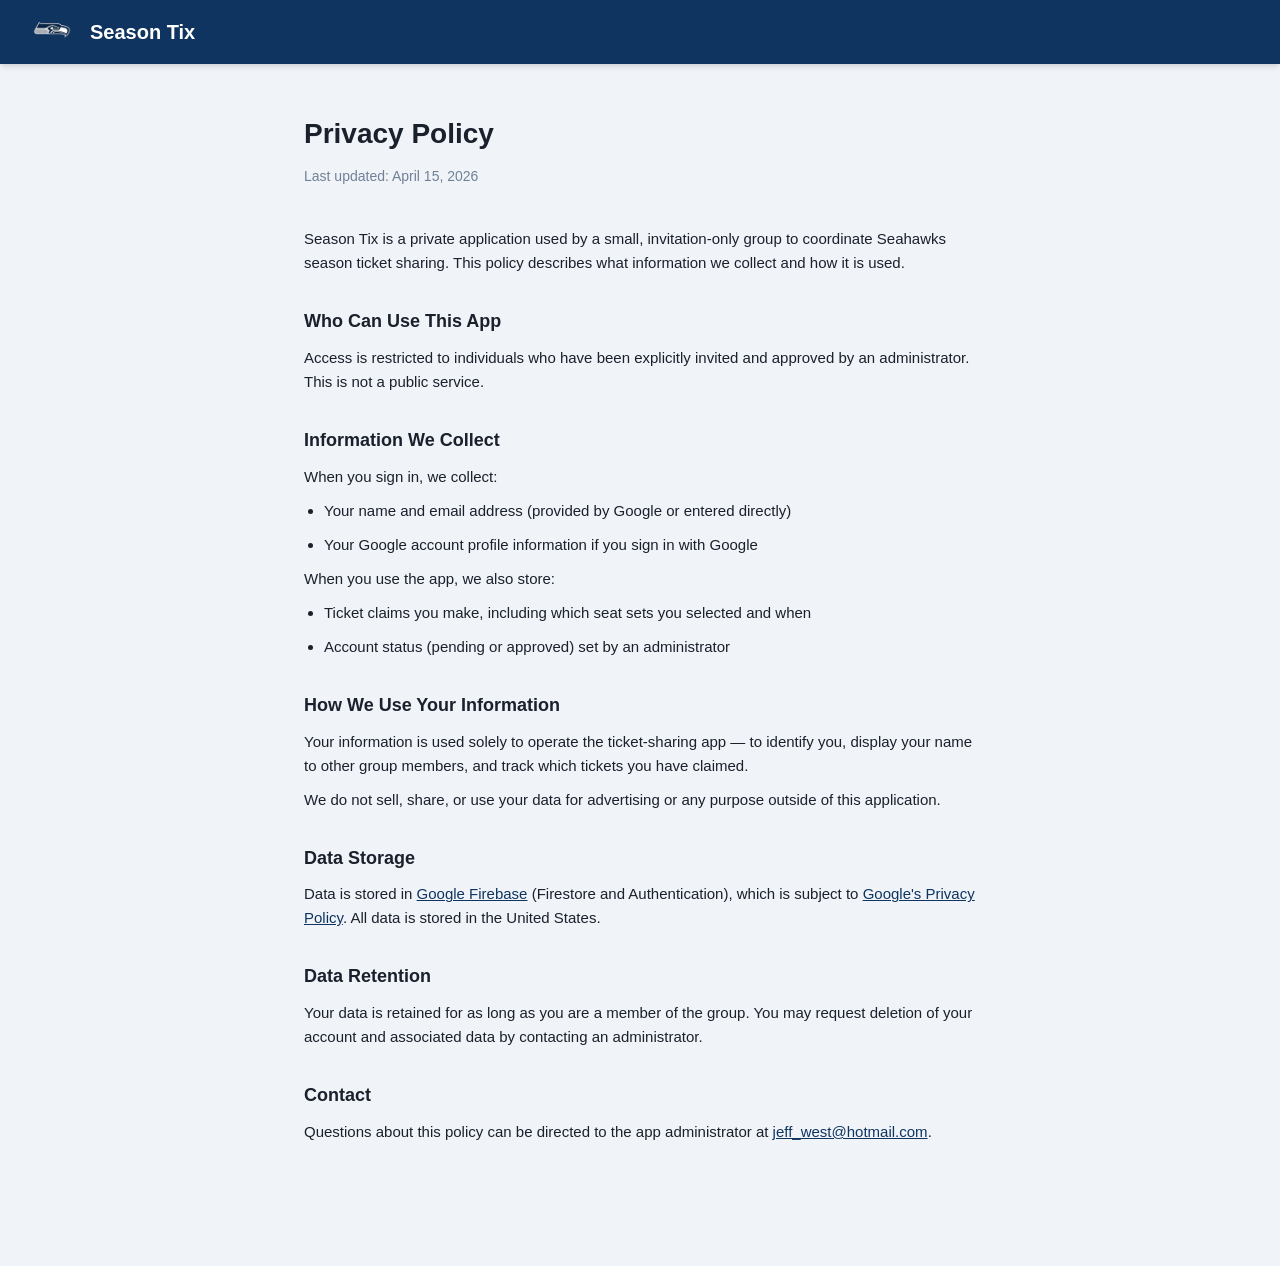
<file: privacy.html>
<!DOCTYPE html>
<html lang="en">
<head>
  <meta charset="UTF-8">
  <meta name="viewport" content="width=device-width, initial-scale=1.0">
  <title>Privacy Policy — Season Tix</title>
  <link rel="stylesheet" href="css/style.css">
  <style>
    .privacy-container {
      max-width: 720px;
      margin: 48px auto;
      padding: 0 24px 64px;
    }
    .privacy-container h1 {
      font-size: 28px;
      font-weight: 700;
      margin-bottom: 8px;
    }
    .privacy-container .last-updated {
      color: var(--text-muted);
      font-size: 14px;
      margin-bottom: 40px;
    }
    .privacy-container h2 {
      font-size: 18px;
      font-weight: 600;
      margin: 32px 0 10px;
    }
    .privacy-container p,
    .privacy-container li {
      font-size: 15px;
      color: var(--text);
      margin-bottom: 10px;
    }
    .privacy-container ul {
      padding-left: 20px;
    }
    .privacy-container a {
      color: var(--primary);
    }
  </style>
</head>
<body>

  <header class="app-header">
    <a href="index.html" class="header-brand">
      <img src="seahawks.png" alt="Seahawks" class="brand-icon" style="width:56px;height:56px;object-fit:contain">
      <span class="brand-name">Season Tix</span>
    </a>
  </header>

  <main>
    <div class="privacy-container">
      <h1>Privacy Policy</h1>
      <p class="last-updated">Last updated: April 15, 2026</p>

      <p>Season Tix is a private application used by a small, invitation-only group to coordinate Seahawks season ticket sharing. This policy describes what information we collect and how it is used.</p>

      <h2>Who Can Use This App</h2>
      <p>Access is restricted to individuals who have been explicitly invited and approved by an administrator. This is not a public service.</p>

      <h2>Information We Collect</h2>
      <p>When you sign in, we collect:</p>
      <ul>
        <li>Your name and email address (provided by Google or entered directly)</li>
        <li>Your Google account profile information if you sign in with Google</li>
      </ul>
      <p>When you use the app, we also store:</p>
      <ul>
        <li>Ticket claims you make, including which seat sets you selected and when</li>
        <li>Account status (pending or approved) set by an administrator</li>
      </ul>

      <h2>How We Use Your Information</h2>
      <p>Your information is used solely to operate the ticket-sharing app — to identify you, display your name to other group members, and track which tickets you have claimed.</p>
      <p>We do not sell, share, or use your data for advertising or any purpose outside of this application.</p>

      <h2>Data Storage</h2>
      <p>Data is stored in <a href="https://firebase.google.com" target="_blank" rel="noopener">Google Firebase</a> (Firestore and Authentication), which is subject to <a href="https://policies.google.com/privacy" target="_blank" rel="noopener">Google's Privacy Policy</a>. All data is stored in the United States.</p>

      <h2>Data Retention</h2>
      <p>Your data is retained for as long as you are a member of the group. You may request deletion of your account and associated data by contacting an administrator.</p>

      <h2>Contact</h2>
      <p>Questions about this policy can be directed to the app administrator at <a href="mailto:jeff_west@hotmail.com">jeff_west@hotmail.com</a>.</p>
    </div>
  </main>

</body>
</html>
</file>
<file: css/style.css>
/* ============================================================
   Season Tix — Stylesheet
   ============================================================ */

:root {
  --primary:       #0f3460;
  --primary-light: #1a4a80;
  --accent:        #f5a623;
  --accent-dark:   #d4891a;
  --success:       #27ae60;
  --danger:        #e74c3c;
  --warning:       #f39c12;
  --bg:            #f0f4f8;
  --card-bg:       #ffffff;
  --text:          #1a202c;
  --text-muted:    #718096;
  --border:        #e2e8f0;
  --shadow:        0 4px 6px -1px rgba(0,0,0,.10), 0 2px 4px -1px rgba(0,0,0,.06);
  --shadow-lg:     0 10px 15px -3px rgba(0,0,0,.10), 0 4px 6px -2px rgba(0,0,0,.05);
  --radius:        12px;
  --radius-sm:     8px;
  --transition:    all .2s ease;
}

*, *::before, *::after { box-sizing: border-box; margin: 0; padding: 0; }

body {
  font-family: -apple-system, BlinkMacSystemFont, 'Segoe UI', Roboto, sans-serif;
  background: var(--bg);
  color: var(--text);
  line-height: 1.6;
  min-height: 100vh;
}

/* ============================================================
   AUTH PAGES (index.html, setup.html)
   ============================================================ */

.btn-google {
  background: #fff; color: #3c4043;
  border: 1px solid #dadce0; font-weight: 500;
}
.btn-google:hover:not(:disabled) {
  background: #f8f9fa; border-color: #c6c6c6;
  box-shadow: var(--shadow);
}

.auth-divider {
  display: flex; align-items: center;
  gap: 12px; margin: 20px 0;
  color: var(--text-muted); font-size: 13px;
}
.auth-divider::before,
.auth-divider::after {
  content: ''; flex: 1; height: 1px; background: var(--border);
}

.auth-page {
  display: flex;
  flex-direction: column;
  align-items: center;
  justify-content: center;
  min-height: 100vh;
  background: linear-gradient(135deg, #0d2137 0%, #0f3460 55%, #1a4a80 100%);
  padding: 20px;
}

.auth-container { width: 100%; max-width: 420px; }

.auth-card {
  background: var(--card-bg);
  border-radius: var(--radius);
  box-shadow: var(--shadow-lg);
  padding: 40px;
  overflow: hidden;
}

.auth-hero-img {
  display: block;
  width: calc(100% + 80px);
  margin: -40px -40px 28px -40px;
  height: 200px;
  object-fit: cover;
  object-position: center 20%;
  border-radius: var(--radius) var(--radius) 0 0;
}

.auth-header { text-align: center; margin-bottom: 32px; }

.logo { font-size: 52px; margin-bottom: 8px; display: block; }

.auth-header h1 {
  font-size: 28px; font-weight: 800;
  color: var(--primary); margin-bottom: 4px;
}

.auth-subtitle { color: var(--text-muted); font-size: 14px; }

.auth-form h2 { font-size: 20px; font-weight: 700; margin-bottom: 22px; }

.auth-switch { text-align: center; margin-top: 16px; font-size: 14px; color: var(--text-muted); }
.auth-switch a { color: var(--primary); font-weight: 600; text-decoration: none; }
.auth-switch a:hover { text-decoration: underline; }

/* ============================================================
   FORMS
   ============================================================ */

.form-group { margin-bottom: 16px; }

.form-group label {
  display: block; font-size: 13px; font-weight: 600;
  color: var(--text); margin-bottom: 6px;
}

.form-group input,
.form-group select,
.form-group textarea {
  width: 100%; padding: 10px 14px;
  border: 2px solid var(--border); border-radius: var(--radius-sm);
  font-size: 14px; color: var(--text); background: var(--card-bg);
  transition: var(--transition); outline: none; font-family: inherit;
}

.form-group input:focus,
.form-group select:focus,
.form-group textarea:focus {
  border-color: var(--primary);
  box-shadow: 0 0 0 3px rgba(15,52,96,.10);
}

.form-group textarea { resize: vertical; min-height: 80px; }

.form-row { display: grid; grid-template-columns: 1fr 1fr; gap: 12px; }

/* ============================================================
   BUTTONS
   ============================================================ */

.btn {
  display: inline-flex; align-items: center; justify-content: center;
  gap: 6px; padding: 10px 20px; border-radius: var(--radius-sm);
  font-size: 14px; font-weight: 600; border: none;
  cursor: pointer; transition: var(--transition);
  text-decoration: none; white-space: nowrap; font-family: inherit;
}
.btn:disabled { opacity: .55; cursor: not-allowed; }
.btn-full { width: 100%; padding: 12px 20px; }
.btn-sm   { padding: 6px 12px; font-size: 12px; }

.btn-primary { background: var(--primary); color: #fff; }
.btn-primary:hover:not(:disabled) { background: var(--primary-light); transform: translateY(-1px); box-shadow: var(--shadow); }

.btn-accent { background: var(--accent); color: #fff; }
.btn-accent:hover:not(:disabled) { background: var(--accent-dark); transform: translateY(-1px); }

.btn-success { background: var(--success); color: #fff; }
.btn-success:hover:not(:disabled) { filter: brightness(.9); }

.btn-danger { background: var(--danger); color: #fff; }
.btn-danger:hover:not(:disabled) { filter: brightness(.9); }

.btn-outline { background: transparent; color: var(--primary); border: 2px solid var(--primary); }
.btn-outline:hover:not(:disabled) { background: var(--primary); color: #fff; }

.btn-ghost { background: transparent; color: var(--text-muted); border: 2px solid var(--border); }
.btn-ghost:hover:not(:disabled) { background: var(--border); color: var(--text); }

/* ============================================================
   MESSAGES
   ============================================================ */

.error-msg {
  background: #fef2f2; border: 1px solid #fecaca; color: var(--danger);
  padding: 10px 14px; border-radius: var(--radius-sm);
  font-size: 13px; margin-bottom: 16px;
}
.success-msg {
  background: #f0fdf4; border: 1px solid #bbf7d0; color: var(--success);
  padding: 10px 14px; border-radius: var(--radius-sm);
  font-size: 13px; margin-bottom: 16px;
}
.hidden { display: none !important; }

/* ============================================================
   APP HEADER / NAV
   ============================================================ */

.app-header {
  background: var(--primary); color: #fff;
  padding: 0 24px; height: 64px;
  display: flex; align-items: center; justify-content: space-between;
  box-shadow: var(--shadow); position: sticky; top: 0; z-index: 100;
}

.header-brand {
  display: flex; align-items: center; gap: 10px;
  font-size: 20px; font-weight: 800;
  text-decoration: none; color: #fff; flex-shrink: 0;
}
.header-brand .brand-icon { font-size: 24px; }

.header-nav { display: flex; align-items: center; gap: 6px; }

.nav-link {
  color: rgba(255,255,255,.8); text-decoration: none;
  padding: 8px 14px; border-radius: var(--radius-sm);
  font-size: 14px; font-weight: 500; transition: var(--transition);
}
.nav-link:hover, .nav-link.active {
  background: rgba(255,255,255,.15); color: #fff;
}

.header-user { display: flex; align-items: center; gap: 12px; flex-shrink: 0; }

.user-avatar {
  width: 36px; height: 36px; border-radius: 50%;
  background: var(--accent); display: flex; align-items: center;
  justify-content: center; font-weight: 700; font-size: 14px; color: #fff;
}

.user-name { font-size: 14px; font-weight: 500; color: rgba(255,255,255,.9); }

/* ============================================================
   MAIN CONTENT
   ============================================================ */

.app-main { max-width: 1100px; margin: 0 auto; padding: 32px 24px; }

.page-header { margin-bottom: 28px; }
.page-header h1 { font-size: 26px; font-weight: 700; }
.page-header p  { color: var(--text-muted); font-size: 14px; margin-top: 4px; }

.dashboard-hero {
  display: flex;
  align-items: center;
  gap: 28px;
  margin-bottom: 24px;
}

.dashboard-hero-img {
  width: 45%;
  flex-shrink: 0;
  height: auto;
  border-radius: var(--radius);
  box-shadow: var(--shadow);
  display: block;
}

.dashboard-hero-text h1 { font-size: 26px; font-weight: 700; }
.dashboard-hero-text p  { color: var(--text-muted); font-size: 14px; margin-top: 6px; }

/* ============================================================
   CARDS
   ============================================================ */

.card { background: var(--card-bg); border-radius: var(--radius); box-shadow: var(--shadow); overflow: hidden; }
.card-header {
  padding: 20px 24px; border-bottom: 1px solid var(--border);
  display: flex; align-items: center; justify-content: space-between;
}
.card-header h2 { font-size: 17px; font-weight: 700; }
.card-body { padding: 24px; }

/* ============================================================
   EVENT CARDS (dashboard grid)
   ============================================================ */

.events-grid {
  display: grid;
  grid-template-columns: repeat(auto-fill, minmax(300px, 1fr));
  gap: 20px;
}

.event-card {
  background: var(--card-bg); border-radius: var(--radius);
  box-shadow: var(--shadow); overflow: hidden;
  display: flex; flex-direction: column;
  transition: var(--transition);
}
.event-card:hover { box-shadow: var(--shadow-lg); transform: translateY(-2px); }

.event-card-header {
  background: linear-gradient(135deg, var(--primary) 0%, var(--primary-light) 100%);
  padding: 20px; color: #fff;
}
.event-date  { font-size: 12px; font-weight: 600; text-transform: uppercase; letter-spacing: .5px; opacity: .8; margin-bottom: 4px; }
.event-title { font-size: 18px; font-weight: 700; margin-bottom: 4px; }
.event-venue { font-size: 13px; opacity: .8; }

.event-card-body { padding: 20px; flex: 1; display: flex; flex-direction: column; gap: 14px; }

.seats-info { display: flex; align-items: center; justify-content: space-between; }
.seats-count { font-size: 28px; font-weight: 800; color: var(--primary); line-height: 1; }
.seats-label { font-size: 12px; color: var(--text-muted); margin-top: 2px; }

.seats-bar { background: var(--border); border-radius: 100px; height: 6px; overflow: hidden; }
.seats-fill { background: var(--accent); height: 100%; border-radius: 100px; transition: width .3s ease; }
.seats-fill.full { background: var(--danger); }

.event-notes { font-size: 13px; color: var(--text-muted); }

.event-card-footer { padding: 16px 20px; border-top: 1px solid var(--border); }

/* ============================================================
   CLAIM ITEMS (My Claims list)
   ============================================================ */

.claims-list { display: flex; flex-direction: column; gap: 12px; }

.claim-item {
  background: var(--card-bg); border-radius: var(--radius);
  box-shadow: var(--shadow); padding: 16px 20px;
  display: flex; align-items: center; justify-content: space-between;
  gap: 16px; flex-wrap: wrap;
}
.claim-info { flex: 1; }
.claim-title { font-size: 15px; font-weight: 600; margin-bottom: 4px; }
.claim-meta  { font-size: 13px; color: var(--text-muted); }
.claim-actions { display: flex; align-items: center; gap: 8px; flex-shrink: 0; }

/* ============================================================
   STAT CARDS (admin)
   ============================================================ */

.stats-grid {
  display: grid;
  grid-template-columns: repeat(auto-fit, minmax(180px, 1fr));
  gap: 16px; margin-bottom: 28px;
}
.stat-card {
  background: var(--card-bg); border-radius: var(--radius);
  box-shadow: var(--shadow); padding: 20px 24px;
}
.stat-label { font-size: 12px; font-weight: 600; text-transform: uppercase; letter-spacing: .5px; color: var(--text-muted); }
.stat-value { font-size: 36px; font-weight: 800; color: var(--primary); line-height: 1.1; margin-top: 4px; }

/* ============================================================
   BADGES
   ============================================================ */

.badge {
  display: inline-flex; align-items: center; padding: 3px 10px;
  border-radius: 100px; font-size: 11px; font-weight: 700;
  text-transform: uppercase; letter-spacing: .5px;
}
.badge-admin     { background: rgba(245,166,35,.15); color: var(--accent-dark); border: 1px solid rgba(245,166,35,.3); }
.badge-user      { background: rgba(15,52,96,.08);  color: var(--primary);      border: 1px solid rgba(15,52,96,.15);  }
.badge-confirmed { background: rgba(39,174,96,.12); color: var(--success);      border: 1px solid rgba(39,174,96,.2);  }
.badge-released  { background: rgba(113,128,150,.12); color: var(--text-muted); border: 1px solid var(--border);       }
.badge-available { background: rgba(39,174,96,.12); color: var(--success);      border: 1px solid rgba(39,174,96,.2);  }
.badge-full      { background: rgba(231,76,60,.12); color: var(--danger);       border: 1px solid rgba(231,76,60,.2);  }

/* ============================================================
   TABS
   ============================================================ */

.tabs {
  display: flex; border-bottom: 2px solid var(--border);
  margin-bottom: 24px; gap: 4px;
}
.tab-btn {
  padding: 10px 20px; font-size: 14px; font-weight: 600;
  color: var(--text-muted); background: none; border: none;
  cursor: pointer; border-bottom: 2px solid transparent;
  margin-bottom: -2px; transition: var(--transition);
  border-radius: var(--radius-sm) var(--radius-sm) 0 0;
  font-family: inherit;
}
.tab-btn:hover { color: var(--text); background: var(--bg); }
.tab-btn.active { color: var(--primary); border-bottom-color: var(--primary); }
.tab-panel { display: none; }
.tab-panel.active { display: block; }

/* ============================================================
   TABLES
   ============================================================ */

.table-container { overflow-x: auto; }
table { width: 100%; border-collapse: collapse; }
th {
  text-align: left; padding: 12px 16px;
  font-size: 12px; font-weight: 700; text-transform: uppercase;
  letter-spacing: .5px; color: var(--text-muted);
  background: var(--bg); border-bottom: 1px solid var(--border);
}
td { padding: 14px 16px; font-size: 14px; border-bottom: 1px solid var(--border); }
tr:last-child td { border-bottom: none; }
tr:hover td { background: #f8fafc; }

/* ============================================================
   MODAL
   ============================================================ */

.modal-overlay {
  position: fixed; inset: 0; background: rgba(0,0,0,.5);
  display: flex; align-items: center; justify-content: center;
  z-index: 1000; padding: 20px; backdrop-filter: blur(2px);
}
.modal {
  background: var(--card-bg); border-radius: var(--radius);
  box-shadow: var(--shadow-lg); width: 100%; max-width: 520px;
  max-height: 90vh; overflow-y: auto;
}
.modal-header {
  padding: 20px 24px; border-bottom: 1px solid var(--border);
  display: flex; align-items: center; justify-content: space-between;
  position: sticky; top: 0; background: var(--card-bg); z-index: 1;
}
.modal-header h3 { font-size: 18px; font-weight: 700; }
.modal-close {
  background: none; border: none; cursor: pointer; color: var(--text-muted);
  font-size: 22px; padding: 4px 8px; border-radius: 4px;
  transition: var(--transition); line-height: 1;
}
.modal-close:hover { background: var(--border); color: var(--text); }
.modal-body { padding: 24px; }
.modal-footer {
  padding: 16px 24px; border-top: 1px solid var(--border);
  display: flex; justify-content: flex-end; gap: 10px;
  position: sticky; bottom: 0; background: var(--card-bg);
}

/* ============================================================
   SEAT SELECTOR
   ============================================================ */

.seat-selector { display: flex; align-items: center; gap: 10px; }
.seat-selector input {
  width: 70px; text-align: center;
  font-size: 22px; font-weight: 700; padding: 8px 4px;
}
.seat-btn {
  width: 38px; height: 38px; border-radius: 50%;
  border: 2px solid var(--border); background: var(--card-bg);
  font-size: 20px; cursor: pointer; display: flex;
  align-items: center; justify-content: center;
  transition: var(--transition); color: var(--text); font-family: inherit;
}
.seat-btn:hover { border-color: var(--primary); color: var(--primary); }

/* ============================================================
   DEADLINE BADGES
   ============================================================ */

.deadline {
  font-size: 12px; font-weight: 600; padding: 4px 8px;
  border-radius: var(--radius-sm); display: inline-flex;
  align-items: center; gap: 4px;
}
.deadline-ok     { background: rgba(39,174,96,.10); color: var(--success); }
.deadline-soon   { background: rgba(243,156,18,.10); color: var(--warning); }
.deadline-passed { background: rgba(231,76,60,.10); color: var(--danger); }

/* ============================================================
   LOADING / EMPTY
   ============================================================ */

.loading {
  display: flex; align-items: center; justify-content: center;
  padding: 48px; color: var(--text-muted); font-size: 14px; gap: 12px;
}
.spinner {
  width: 24px; height: 24px; border: 3px solid var(--border);
  border-top-color: var(--primary); border-radius: 50%;
  animation: spin .7s linear infinite;
}
@keyframes spin { to { transform: rotate(360deg); } }

.empty-state { text-align: center; padding: 48px 24px; color: var(--text-muted); }
.empty-icon  { font-size: 48px; margin-bottom: 12px; }

/* ============================================================
   TOAST NOTIFICATIONS
   ============================================================ */

.toast-container {
  position: fixed; bottom: 24px; right: 24px; z-index: 9999;
  display: flex; flex-direction: column; gap: 8px; pointer-events: none;
}
.toast {
  display: flex; align-items: center; gap: 12px;
  padding: 14px 18px; border-radius: var(--radius-sm);
  box-shadow: var(--shadow-lg); font-size: 14px; font-weight: 500;
  min-width: 260px; max-width: 360px;
  animation: slideIn .3s ease;
}
@keyframes slideIn   { from { transform: translateX(120%); opacity: 0; } to { transform: translateX(0); opacity: 1; } }
@keyframes slideOut  { from { transform: translateX(0); opacity: 1; } to { transform: translateX(120%); opacity: 0; } }
.toast.removing { animation: slideOut .3s ease forwards; }
.toast-success { background: #1a3a28; color: #4ade80; }
.toast-error   { background: #3a1a1a; color: #f87171; }
.toast-info    { background: #1a263a; color: #60a5fa; }
.toast-icon    { font-size: 16px; flex-shrink: 0; font-weight: 900; }

/* ============================================================
   SECTION HEADERS
   ============================================================ */

.section-header {
  display: flex; align-items: center; justify-content: space-between;
  margin-bottom: 20px;
}
.section-header h2 { font-size: 20px; font-weight: 700; }

/* ============================================================
   RESPONSIVE
   ============================================================ */

@media (max-width: 768px) {
  .app-header { padding: 0 16px; }
  .brand-name { display: none; }
  .user-name  { display: none; }
  .app-main   { padding: 20px 16px; }
  .events-grid { grid-template-columns: 1fr; }
  .form-row    { grid-template-columns: 1fr; }
  .stats-grid  { grid-template-columns: repeat(2,1fr); }
  .auth-card   { padding: 28px 20px; }
  .auth-hero-img { width: calc(100% + 40px); margin: -28px -20px 24px -20px; }
  .dashboard-hero { flex-direction: column; }
  .dashboard-hero-img { width: 100%; }
  .tabs { gap: 0; overflow-x: auto; }
  .tab-btn { padding: 10px 14px; font-size: 13px; white-space: nowrap; }
}

@media (max-width: 480px) {
  .stats-grid { grid-template-columns: 1fr; }
  .toast-container { bottom: 16px; right: 12px; left: 12px; }
  .toast { min-width: unset; max-width: unset; }
}
</file>
